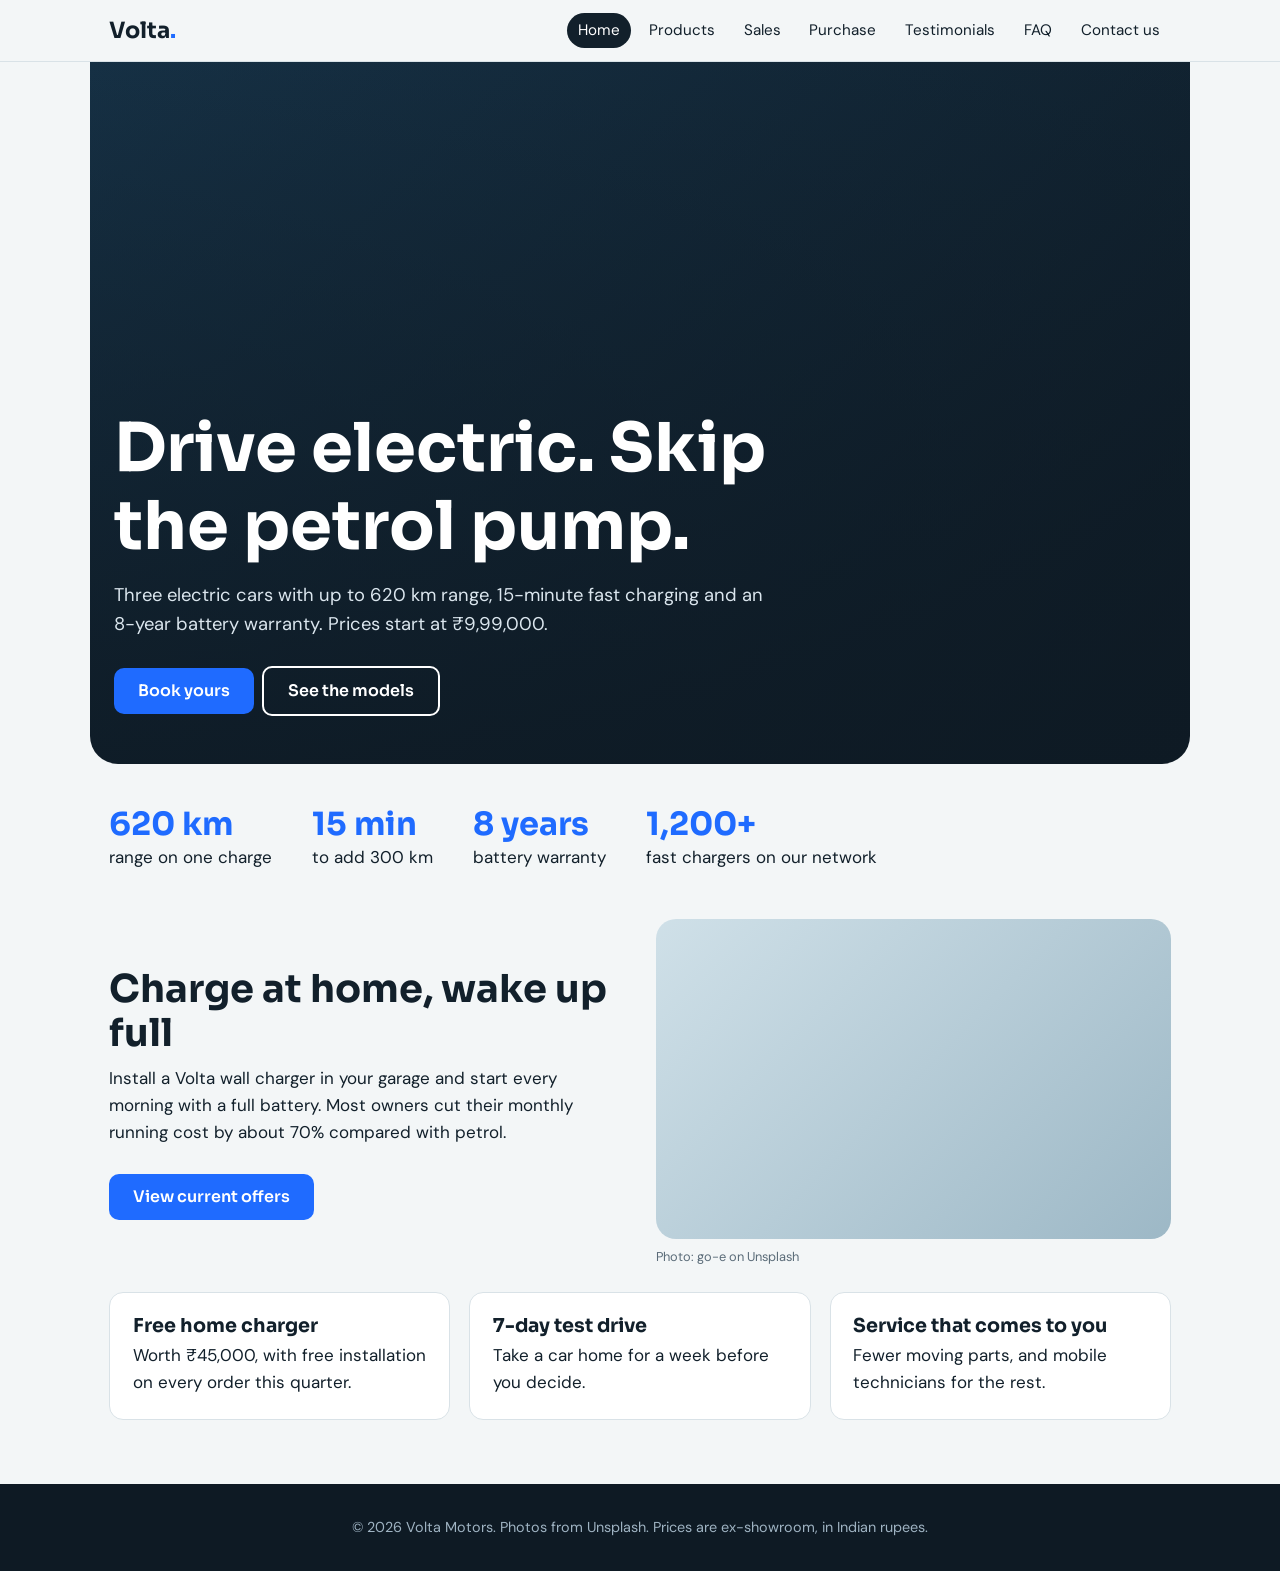
<file: index.html>
<!DOCTYPE html><html lang="en"><head><meta charset="utf-8"><meta name="viewport" content="width=device-width, initial-scale=1"><title>Home – Volta Motors</title>
<link href="https://fonts.googleapis.com/css2?family=Sora:wght@400;600;700&family=DM+Sans:wght@400;500&display=swap" rel="stylesheet"><link rel="stylesheet" href="style.css"></head><body>
<header><nav><a class="logo" href="index.html">Volta<span>.</span></a><a class="l on" href="index.html">Home</a><a class="l" href="products.html">Products</a><a class="l" href="sales.html">Sales</a><a class="l" href="purchase.html">Purchase</a><a class="l" href="testimonials.html">Testimonials</a><a class="l" href="faq.html">FAQ</a><a class="l" href="contact.html">Contact us</a></nav></header><main><div class="hero"><div><h1>Drive electric. Skip the petrol pump.</h1><p>Three electric cars with up to 620 km range, 15-minute fast charging and an 8-year battery warranty. Prices start at ₹9,99,000.</p><a class="btn" href="purchase.html">Book yours</a><a class="btn alt" href="products.html">See the models</a></div></div>
<div class="stats"><div><b>620 km</b>range on one charge</div><div><b>15 min</b>to add 300 km</div><div><b>8 years</b>battery warranty</div><div><b>1,200+</b>fast chargers on our network</div></div>
<div class="split"><div><h2>Charge at home, wake up full</h2><p>Install a Volta wall charger in your garage and start every morning with a full battery. Most owners cut their monthly running cost by about 70% compared with petrol.</p><br><a class="btn" href="sales.html">View current offers</a></div><div><div class="photo" role="img" aria-label="White electric car beside a wall charger"></div><p class="credit">Photo: go-e on Unsplash</p></div></div>
<div class="grid"><div class="card"><h3>Free home charger</h3><p>Worth ₹45,000, with free installation on every order this quarter.</p></div><div class="card"><h3>7-day test drive</h3><p>Take a car home for a week before you decide.</p></div><div class="card"><h3>Service that comes to you</h3><p>Fewer moving parts, and mobile technicians for the rest.</p></div></div></main>
<footer>© 2026 Volta Motors. Photos from Unsplash. Prices are ex-showroom, in Indian rupees.</footer><script src="app.js"></script></body></html>
</file>
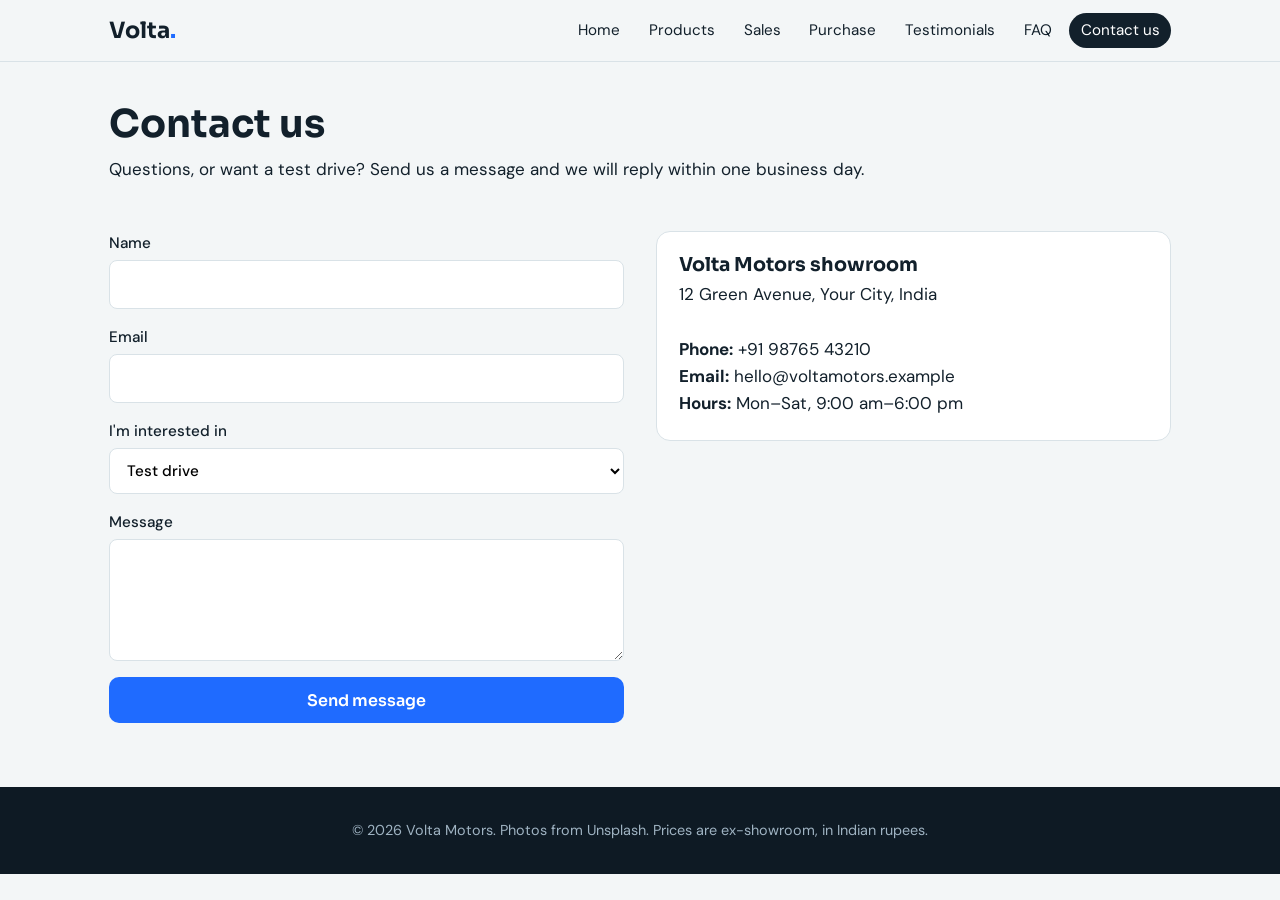
<file: contact.html>
<!DOCTYPE html><html lang="en"><head><meta charset="utf-8"><meta name="viewport" content="width=device-width, initial-scale=1"><title>Contact us – Volta Motors</title>
<link href="https://fonts.googleapis.com/css2?family=Sora:wght@400;600;700&family=DM+Sans:wght@400;500&display=swap" rel="stylesheet"><link rel="stylesheet" href="style.css"></head><body>
<header><nav><a class="logo" href="index.html">Volta<span>.</span></a><a class="l" href="index.html">Home</a><a class="l" href="products.html">Products</a><a class="l" href="sales.html">Sales</a><a class="l" href="purchase.html">Purchase</a><a class="l" href="testimonials.html">Testimonials</a><a class="l" href="faq.html">FAQ</a><a class="l on" href="contact.html">Contact us</a></nav></header><main><h2>Contact us</h2><p>Questions, or want a test drive? Send us a message and we will reply within one business day.</p>
<div class="split" style="align-items:start"><form id="cf"><label>Name<input required autocomplete="name"></label><label>Email<input type="email" required autocomplete="email"></label>
<label>I'm interested in<select><option>Test drive</option><option>Pricing and finance</option><option>Home charging</option><option>Something else</option></select></label>
<label>Message<textarea rows="4" required></textarea></label><button class="btn" type="submit">Send message</button><div class="note" id="cok">Message sent. We will be in touch soon.</div></form>
<div class="card"><h3>Volta Motors showroom</h3><p>12 Green Avenue, Your City, India</p><br><p><b>Phone:</b> +91 98765 43210<br><b>Email:</b> hello@voltamotors.example<br><b>Hours:</b> Mon–Sat, 9:00 am–6:00 pm</p></div></div></main>
<footer>© 2026 Volta Motors. Photos from Unsplash. Prices are ex-showroom, in Indian rupees.</footer><script src="app.js"></script></body></html>
</file>
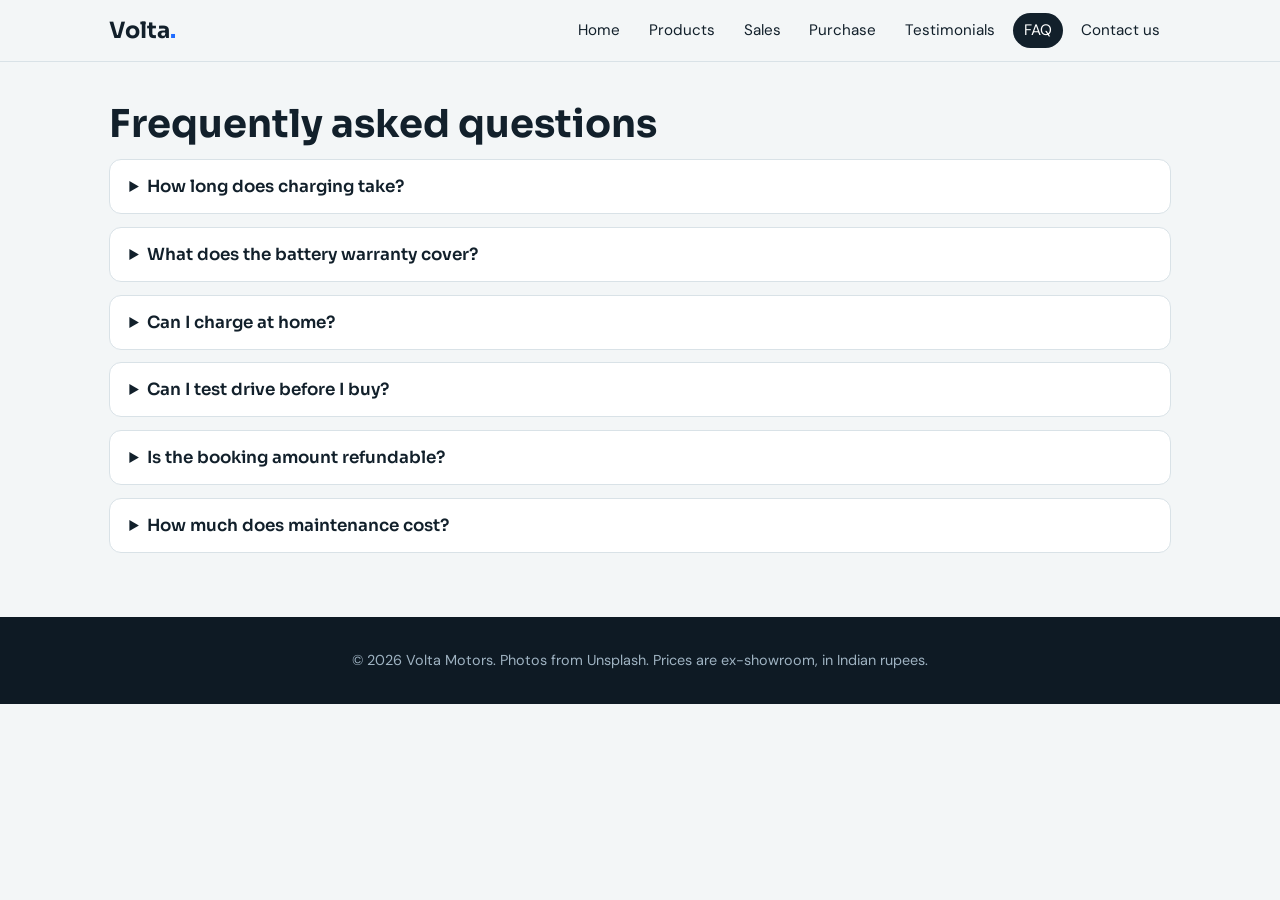
<file: faq.html>
<!DOCTYPE html><html lang="en"><head><meta charset="utf-8"><meta name="viewport" content="width=device-width, initial-scale=1"><title>FAQ – Volta Motors</title>
<link href="https://fonts.googleapis.com/css2?family=Sora:wght@400;600;700&family=DM+Sans:wght@400;500&display=swap" rel="stylesheet"><link rel="stylesheet" href="style.css"></head><body>
<header><nav><a class="logo" href="index.html">Volta<span>.</span></a><a class="l" href="index.html">Home</a><a class="l" href="products.html">Products</a><a class="l" href="sales.html">Sales</a><a class="l" href="purchase.html">Purchase</a><a class="l" href="testimonials.html">Testimonials</a><a class="l on" href="faq.html">FAQ</a><a class="l" href="contact.html">Contact us</a></nav></header><main><h2>Frequently asked questions</h2><details><summary>How long does charging take?</summary><p>A home wall charger fills the battery overnight. At a fast charger you can add about 300 km in 15 minutes.</p></details><details><summary>What does the battery warranty cover?</summary><p>Eight years or 160,000 km, guaranteeing at least 70% of the original capacity.</p></details><details><summary>Can I charge at home?</summary><p>Yes. A standard socket works, and our wall charger is faster. Installation is included with your order.</p></details><details><summary>Can I test drive before I buy?</summary><p>Yes. Book a test drive on the Contact page, or take a car home for 7 days.</p></details><details><summary>Is the booking amount refundable?</summary><p>Yes. The ₹11,000 booking amount is fully refundable until your car is assigned for delivery.</p></details><details><summary>How much does maintenance cost?</summary><p>Much less than a petrol car. There is no engine oil to change, and regenerative braking reduces brake wear.</p></details></main>
<footer>© 2026 Volta Motors. Photos from Unsplash. Prices are ex-showroom, in Indian rupees.</footer><script src="app.js"></script></body></html>
</file>
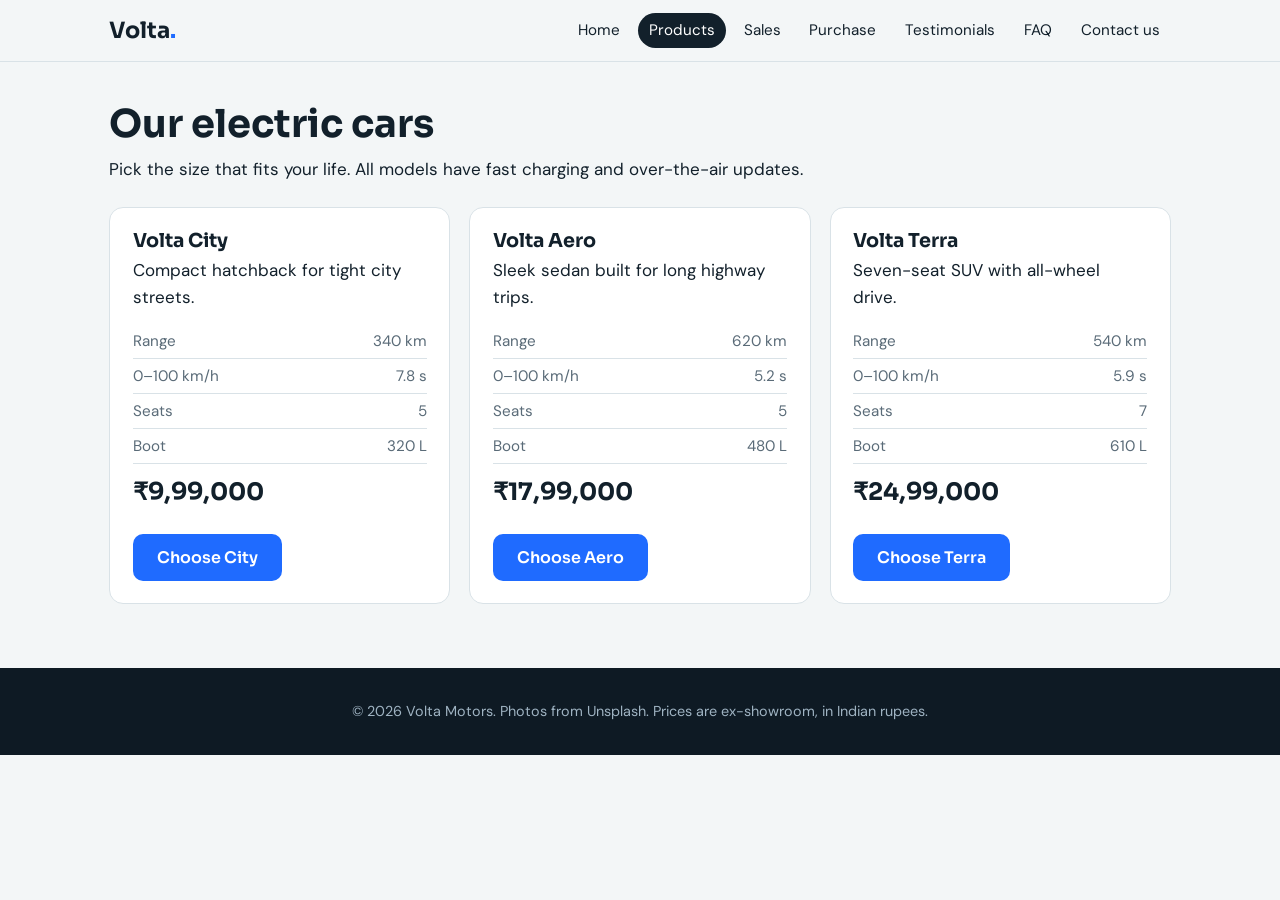
<file: products.html>
<!DOCTYPE html><html lang="en"><head><meta charset="utf-8"><meta name="viewport" content="width=device-width, initial-scale=1"><title>Products – Volta Motors</title>
<link href="https://fonts.googleapis.com/css2?family=Sora:wght@400;600;700&family=DM+Sans:wght@400;500&display=swap" rel="stylesheet"><link rel="stylesheet" href="style.css"></head><body>
<header><nav><a class="logo" href="index.html">Volta<span>.</span></a><a class="l" href="index.html">Home</a><a class="l on" href="products.html">Products</a><a class="l" href="sales.html">Sales</a><a class="l" href="purchase.html">Purchase</a><a class="l" href="testimonials.html">Testimonials</a><a class="l" href="faq.html">FAQ</a><a class="l" href="contact.html">Contact us</a></nav></header><main><h2>Our electric cars</h2><p>Pick the size that fits your life. All models have fast charging and over-the-air updates.</p><div class="grid"><article class="card"><h3>Volta City</h3><p>Compact hatchback for tight city streets.</p><ul class="spec"><li>Range<span>340 km</span></li><li>0–100 km/h<span>7.8 s</span></li><li>Seats<span>5</span></li><li>Boot<span>320 L</span></li></ul><p class="price">₹9,99,000</p><br><a class="btn" href="purchase.html?model=city">Choose City</a></article><article class="card"><h3>Volta Aero</h3><p>Sleek sedan built for long highway trips.</p><ul class="spec"><li>Range<span>620 km</span></li><li>0–100 km/h<span>5.2 s</span></li><li>Seats<span>5</span></li><li>Boot<span>480 L</span></li></ul><p class="price">₹17,99,000</p><br><a class="btn" href="purchase.html?model=aero">Choose Aero</a></article><article class="card"><h3>Volta Terra</h3><p>Seven-seat SUV with all-wheel drive.</p><ul class="spec"><li>Range<span>540 km</span></li><li>0–100 km/h<span>5.9 s</span></li><li>Seats<span>7</span></li><li>Boot<span>610 L</span></li></ul><p class="price">₹24,99,000</p><br><a class="btn" href="purchase.html?model=terra">Choose Terra</a></article></div></main>
<footer>© 2026 Volta Motors. Photos from Unsplash. Prices are ex-showroom, in Indian rupees.</footer><script src="app.js"></script></body></html>
</file>
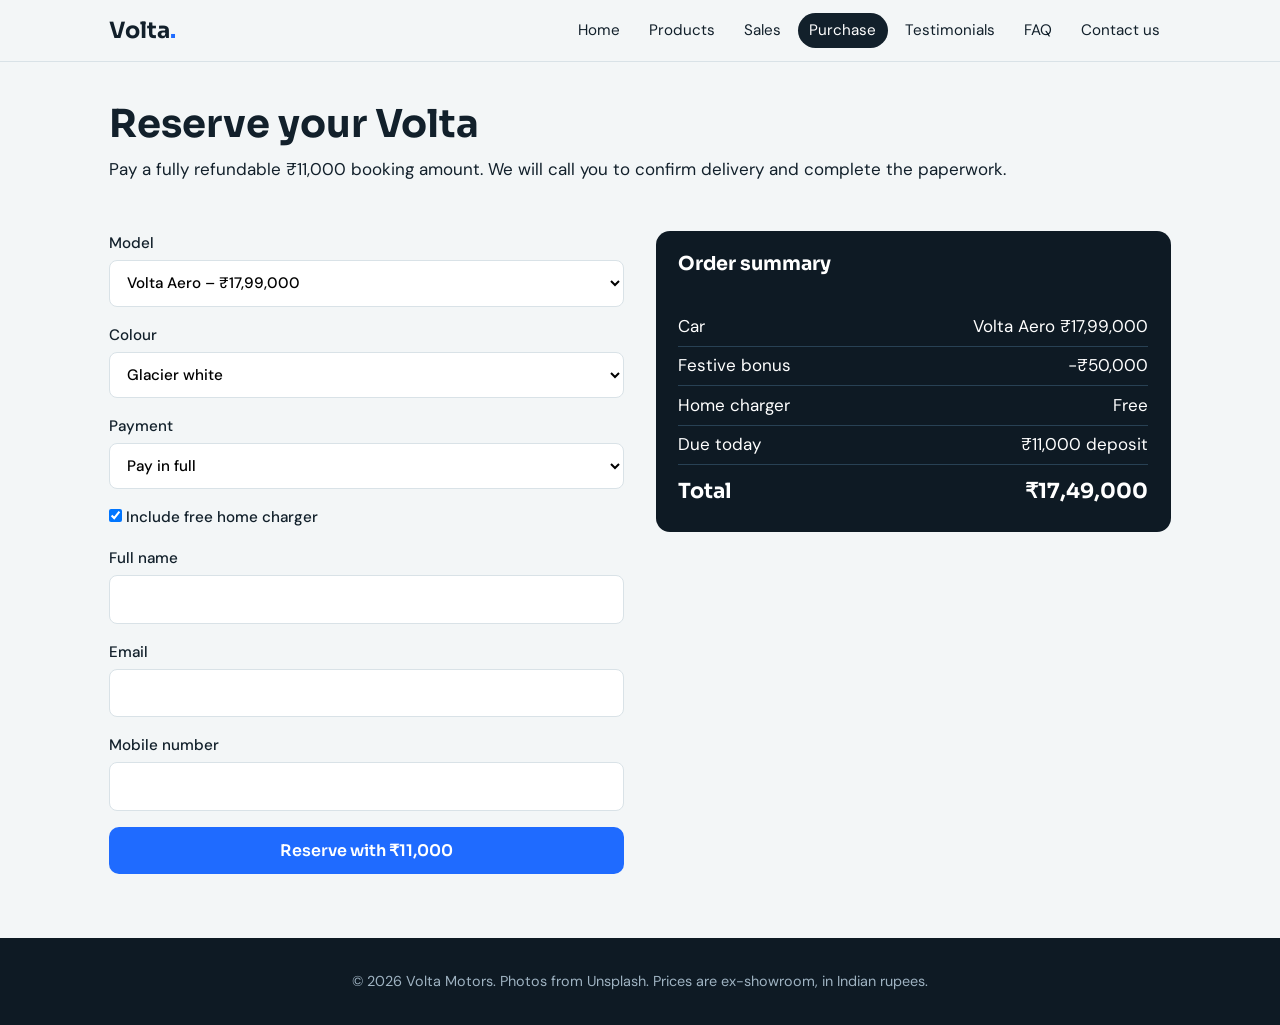
<file: purchase.html>
<!DOCTYPE html><html lang="en"><head><meta charset="utf-8"><meta name="viewport" content="width=device-width, initial-scale=1"><title>Purchase – Volta Motors</title>
<link href="https://fonts.googleapis.com/css2?family=Sora:wght@400;600;700&family=DM+Sans:wght@400;500&display=swap" rel="stylesheet"><link rel="stylesheet" href="style.css"></head><body>
<header><nav><a class="logo" href="index.html">Volta<span>.</span></a><a class="l" href="index.html">Home</a><a class="l" href="products.html">Products</a><a class="l" href="sales.html">Sales</a><a class="l on" href="purchase.html">Purchase</a><a class="l" href="testimonials.html">Testimonials</a><a class="l" href="faq.html">FAQ</a><a class="l" href="contact.html">Contact us</a></nav></header><main><h2>Reserve your Volta</h2><p>Pay a fully refundable ₹11,000 booking amount. We will call you to confirm delivery and complete the paperwork.</p>
<div class="split" style="align-items:start"><form id="pf">
<label>Model<select id="model"><option value="city">Volta City – ₹9,99,000</option><option value="aero" selected>Volta Aero – ₹17,99,000</option><option value="terra">Volta Terra – ₹24,99,000</option></select></label>
<label>Colour<select><option>Glacier white</option><option>Midnight blue</option><option>Graphite</option><option>Signal red</option></select></label>
<label>Payment<select id="pay"><option value="cash">Pay in full</option><option value="fin">Finance (8.9% p.a., 60 months, 10% down)</option></select></label>
<label><span><input type="checkbox" id="chg" checked style="width:auto"> Include free home charger</span></label>
<label>Full name<input required autocomplete="name"></label><label>Email<input type="email" required autocomplete="email"></label><label>Mobile number<input type="tel" required autocomplete="tel"></label>
<button class="btn" type="submit">Reserve with ₹11,000</button><div class="note" id="ok">Thank you! Your booking is received. We will call you within one business day.</div></form>
<aside class="sum" aria-live="polite"><h3>Order summary</h3><br><div><span>Car</span><span id="s1"></span></div><div><span>Festive bonus</span><span id="s2"></span></div><div><span>Home charger</span><span id="s3"></span></div><div><span id="s4l"></span><span id="s4"></span></div><div class="t"><span>Total</span><span id="s5"></span></div></aside></div></main>
<footer>© 2026 Volta Motors. Photos from Unsplash. Prices are ex-showroom, in Indian rupees.</footer><script src="app.js"></script></body></html>
</file>
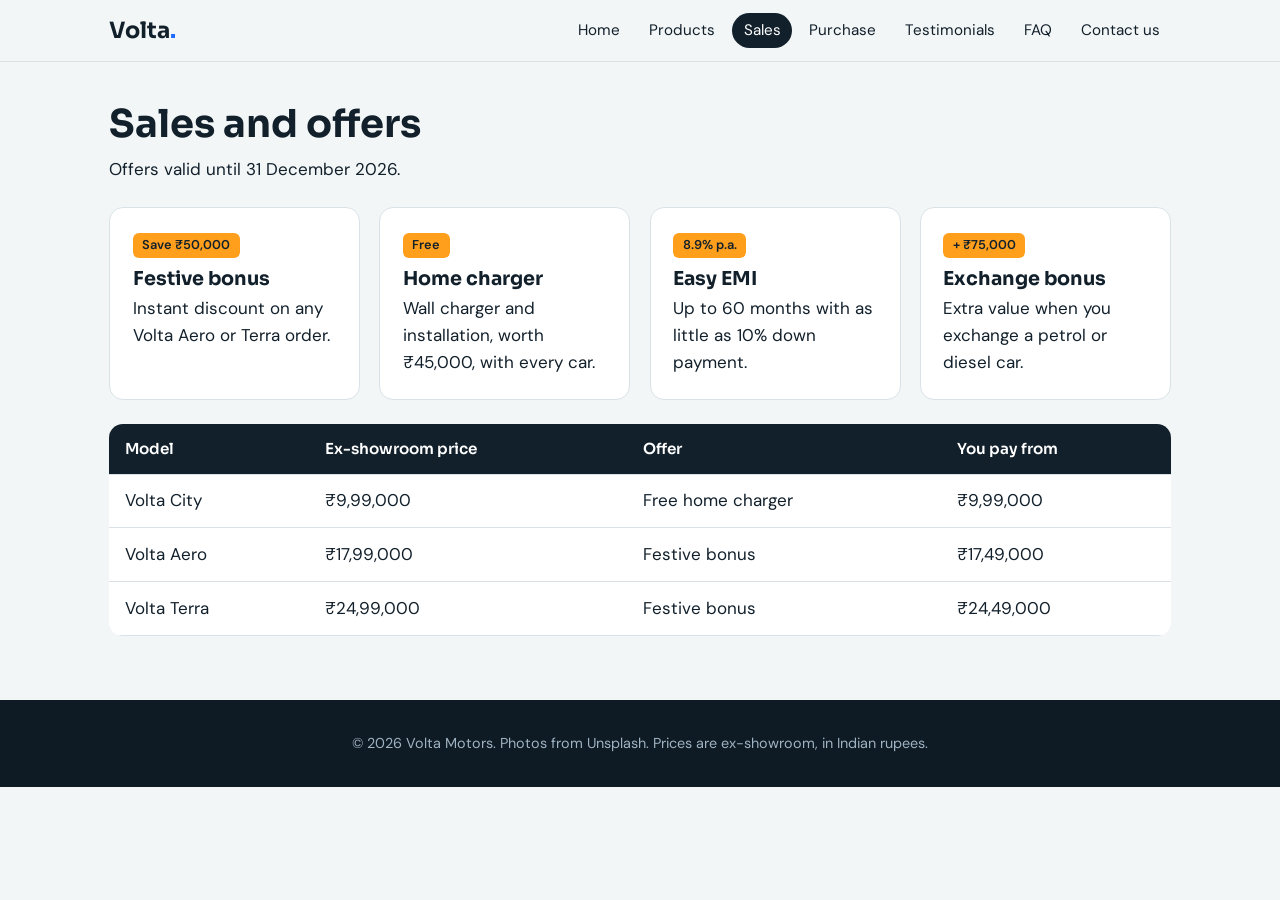
<file: sales.html>
<!DOCTYPE html><html lang="en"><head><meta charset="utf-8"><meta name="viewport" content="width=device-width, initial-scale=1"><title>Sales – Volta Motors</title>
<link href="https://fonts.googleapis.com/css2?family=Sora:wght@400;600;700&family=DM+Sans:wght@400;500&display=swap" rel="stylesheet"><link rel="stylesheet" href="style.css"></head><body>
<header><nav><a class="logo" href="index.html">Volta<span>.</span></a><a class="l" href="index.html">Home</a><a class="l" href="products.html">Products</a><a class="l on" href="sales.html">Sales</a><a class="l" href="purchase.html">Purchase</a><a class="l" href="testimonials.html">Testimonials</a><a class="l" href="faq.html">FAQ</a><a class="l" href="contact.html">Contact us</a></nav></header><main><h2>Sales and offers</h2><p>Offers valid until 31 December 2026.</p><div class="grid">
<div class="card"><span class="badge">Save ₹50,000</span><h3 style="margin-top:.6rem">Festive bonus</h3><p>Instant discount on any Volta Aero or Terra order.</p></div>
<div class="card"><span class="badge">Free</span><h3 style="margin-top:.6rem">Home charger</h3><p>Wall charger and installation, worth ₹45,000, with every car.</p></div>
<div class="card"><span class="badge">8.9% p.a.</span><h3 style="margin-top:.6rem">Easy EMI</h3><p>Up to 60 months with as little as 10% down payment.</p></div>
<div class="card"><span class="badge">+ ₹75,000</span><h3 style="margin-top:.6rem">Exchange bonus</h3><p>Extra value when you exchange a petrol or diesel car.</p></div></div>
<div class="scroll"><table><tr><th>Model</th><th>Ex-showroom price</th><th>Offer</th><th>You pay from</th></tr>
<tr><td>Volta City</td><td>₹9,99,000</td><td>Free home charger</td><td>₹9,99,000</td></tr>
<tr><td>Volta Aero</td><td>₹17,99,000</td><td>Festive bonus</td><td>₹17,49,000</td></tr>
<tr><td>Volta Terra</td><td>₹24,99,000</td><td>Festive bonus</td><td>₹24,49,000</td></tr></table></div></main>
<footer>© 2026 Volta Motors. Photos from Unsplash. Prices are ex-showroom, in Indian rupees.</footer><script src="app.js"></script></body></html>
</file>
<file: style.css>
:root{--bg:#f3f6f7;--ink:#12202b;--mute:#5a6b78;--card:#fff;--line:#d9e2e7;--blue:#1f6bff;--amber:#ff9f1c;--dark:#0e1a24}
*{box-sizing:border-box;margin:0}
body{font:17px/1.6 'DM Sans',system-ui,sans-serif;background:var(--bg);color:var(--ink)}
h1,h2,h3,.logo{font-family:'Sora',system-ui,sans-serif;line-height:1.15}
h1{font-size:clamp(2.3rem,6vw,4.2rem);font-weight:700}
h2{font-size:clamp(1.7rem,3.5vw,2.4rem);margin-bottom:.6rem}
h3{font-size:1.2rem;margin-bottom:.3rem}
a{color:inherit}
header{position:sticky;top:0;z-index:10;background:rgba(243,246,247,.94);backdrop-filter:blur(8px);border-bottom:1px solid var(--line)}
nav{max-width:1100px;margin:auto;padding:.8rem 1.2rem;display:flex;align-items:center;gap:.4rem;flex-wrap:wrap}
.logo{font-weight:700;font-size:1.4rem;text-decoration:none;margin-right:auto}
.logo span{color:var(--blue)}
nav a.l{text-decoration:none;padding:.35rem .7rem;border-radius:999px;font-size:.95rem}
nav a.l:hover,nav a.l.on{background:var(--ink);color:#fff}
:focus-visible{outline:3px solid var(--blue);outline-offset:2px}
main{max-width:1100px;margin:auto;padding:2.5rem 1.2rem 4rem}
.hero{margin:-2.5rem -1.2rem 0;min-height:78vh;display:flex;align-items:flex-end;color:#fff;border-radius:0 0 28px 28px;
 background:linear-gradient(180deg,rgba(14,26,36,.15),rgba(14,26,36,.85)),url('https://unsplash.com/photos/OWWnwU0cVnI/download?force=true&w=1800') center/cover,linear-gradient(135deg,#17344a,#0e1a24)}
.hero div{padding:2rem 1.5rem 3rem;max-width:720px}
.hero p{margin:1rem 0 1.6rem;font-size:1.15rem;color:#dbe6ee}
.btn{display:inline-block;background:var(--blue);color:#fff;border:0;padding:.8rem 1.5rem;border-radius:10px;font:600 1rem 'Sora',sans-serif;text-decoration:none;cursor:pointer}
.btn.alt{background:transparent;border:2px solid currentColor;margin-left:.5rem}
.btn:hover{filter:brightness(1.1)}
.grid{display:grid;gap:1.2rem;grid-template-columns:repeat(auto-fit,minmax(250px,1fr));margin-top:1.5rem}
.card{background:var(--card);border:1px solid var(--line);border-radius:14px;padding:1.4rem}
.stats{display:flex;gap:2.5rem;flex-wrap:wrap;margin:2.5rem 0}
.stats b{display:block;font:700 2rem 'Sora',sans-serif;color:var(--blue)}
.split{display:grid;gap:2rem;grid-template-columns:repeat(auto-fit,minmax(300px,1fr));align-items:center;margin-top:3rem}
.photo{min-height:320px;border-radius:20px;background:url('https://unsplash.com/photos/azfu97JYrsw/download?force=true&w=1400') center/cover,linear-gradient(135deg,#cfe0e8,#9db8c6)}
.credit{font-size:.8rem;color:var(--mute);margin-top:.5rem}
.spec{list-style:none;padding:0;margin:.8rem 0;color:var(--mute);font-size:.95rem}
.spec li{padding:.3rem 0;border-bottom:1px solid var(--line);display:flex;justify-content:space-between}
.price{font:700 1.5rem 'Sora',sans-serif}
.badge{display:inline-block;background:var(--amber);color:var(--ink);font-weight:600;font-size:.8rem;padding:.15rem .6rem;border-radius:6px}
table{width:100%;border-collapse:collapse;background:var(--card);border-radius:14px;overflow:hidden;margin-top:1.5rem}
th,td{padding:.8rem 1rem;text-align:left;border-bottom:1px solid var(--line)}
th{background:var(--ink);color:#fff;font-family:'Sora',sans-serif;font-weight:600;font-size:.95rem}
.scroll{overflow-x:auto}
form{display:grid;gap:1rem;max-width:560px}
label{display:grid;gap:.3rem;font-weight:500;font-size:.95rem}
input,select,textarea{font:inherit;padding:.7rem .8rem;border:1px solid var(--line);border-radius:8px;background:#fff;width:100%}
.sum{background:var(--dark);color:#fff;border-radius:14px;padding:1.4rem}
.sum div{display:flex;justify-content:space-between;gap:1rem;padding:.35rem 0;border-bottom:1px solid #284154}
.sum .t{border:0;font:700 1.3rem 'Sora',sans-serif;padding-top:.8rem}
.note{background:#e3f6ea;border-radius:10px;padding:1rem;display:none;font-weight:500}
cite{display:block;margin-top:.8rem;font-style:normal;font-weight:600;font-size:.9rem;color:var(--mute)}
details{background:var(--card);border:1px solid var(--line);border-radius:12px;padding:1rem 1.2rem;margin-top:.8rem}
summary{font:600 1.05rem 'Sora',sans-serif;cursor:pointer}
details p{margin-top:.6rem;color:var(--mute)}
footer{background:var(--dark);color:#9fb3c2;text-align:center;padding:2rem 1rem;font-size:.9rem}
</file>
